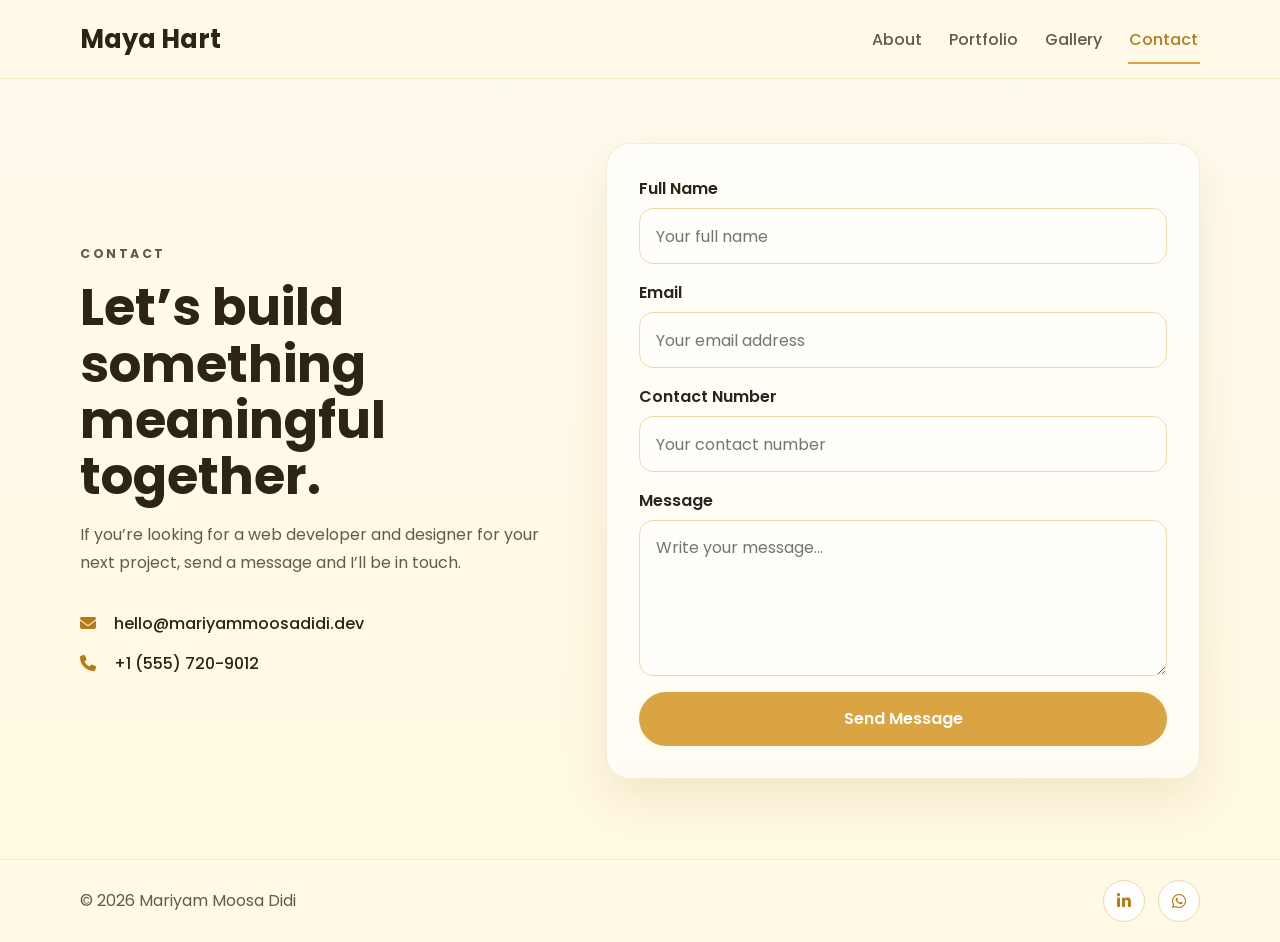
<file: contact.html>
<!DOCTYPE html>
<html lang="en">
  <head>
    <meta charset="UTF-8" />
    <meta name="viewport" content="width=device-width, initial-scale=1.0" />
    <title>Contact | Mariyam Moosa Didi</title>
    <link rel="preconnect" href="https://fonts.googleapis.com" />
    <link rel="preconnect" href="https://fonts.gstatic.com" crossorigin />
    <link
      href="https://fonts.googleapis.com/css2?family=Poppins:wght@300;400;500;600;700&display=swap"
      rel="stylesheet"
    />
    <link
      rel="stylesheet"
      href="https://cdnjs.cloudflare.com/ajax/libs/font-awesome/6.5.2/css/all.min.css"
      integrity="sha512-DTOQO9RWCH3ppGqcWaEA1BIZOC6xxalwUEQp2/EkOZdI0I9Oa9HkE4dZs7A9u1Kp0dH1xg=="
      crossorigin="anonymous"
      referrerpolicy="no-referrer"
    />
    <link rel="stylesheet" href="style.css" />
  </head>
  <body>
    <header class="site-header">
      <div class="container nav-wrap">
        <div class="brand">
          <a href="index.html">Maya Hart</a>
        </div>
        <nav class="main-nav" aria-label="Main navigation">
          <a href="index.html">About</a>
          <a href="portfolio.html">Portfolio</a>
          <a href="gallery.html">Gallery</a>
          <a class="active" href="contact.html">Contact</a>
        </nav>
      </div>
    </header>

    <main class="page-content">
      <section class="container contact-wrap">
        <div class="contact-copy">
          <p class="eyebrow">Contact</p>
          <h1>Let’s build something meaningful together.</h1>
          <p>
            If you’re looking for a web developer and designer for your next
            project, send a message and I’ll be in touch.
          </p>
          <div class="contact-details">
            <p><i class="fa-solid fa-envelope"></i> hello@mariyammoosadidi.dev</p>
            <p><i class="fa-solid fa-phone"></i> +1 (555) 720-9012</p>
          </div>
        </div>

        <div class="contact-form-panel">
          <form class="contact-form">
            <div class="form-group">
              <label for="full-name">Full Name</label>
              <input id="full-name" type="text" placeholder="Your full name" required />
            </div>

            <div class="form-group">
              <label for="email">Email</label>
              <input id="email" type="email" placeholder="Your email address" required />
            </div>

            <div class="form-group">
              <label for="phone">Contact Number</label>
              <input id="phone" type="tel" placeholder="Your contact number" required />
            </div>

            <div class="form-group">
              <label for="message">Message</label>
              <textarea id="message" rows="5" placeholder="Write your message..." required></textarea>
            </div>

            <button type="submit" class="btn primary full-width">Send Message</button>
            <p class="form-success">Thank you! Your message has been sent successfully.</p>
          </form>
        </div>
      </section>
    </main>

    <footer class="site-footer">
      <div class="container footer-wrap">
        <p>&copy; 2026 Mariyam Moosa Didi</p>
        <div class="social-links">
          <a href="https://www.linkedin.com" target="_blank" aria-label="LinkedIn">
            <i class="fab fa-linkedin-in"></i>
          </a>
          <a href="https://wa.me/1234567890" target="_blank" aria-label="WhatsApp">
            <i class="fab fa-whatsapp"></i>
          </a>
        </div>
      </div>
    </footer>

    <script src="script.js"></script>
  </body>
</html>
</file>
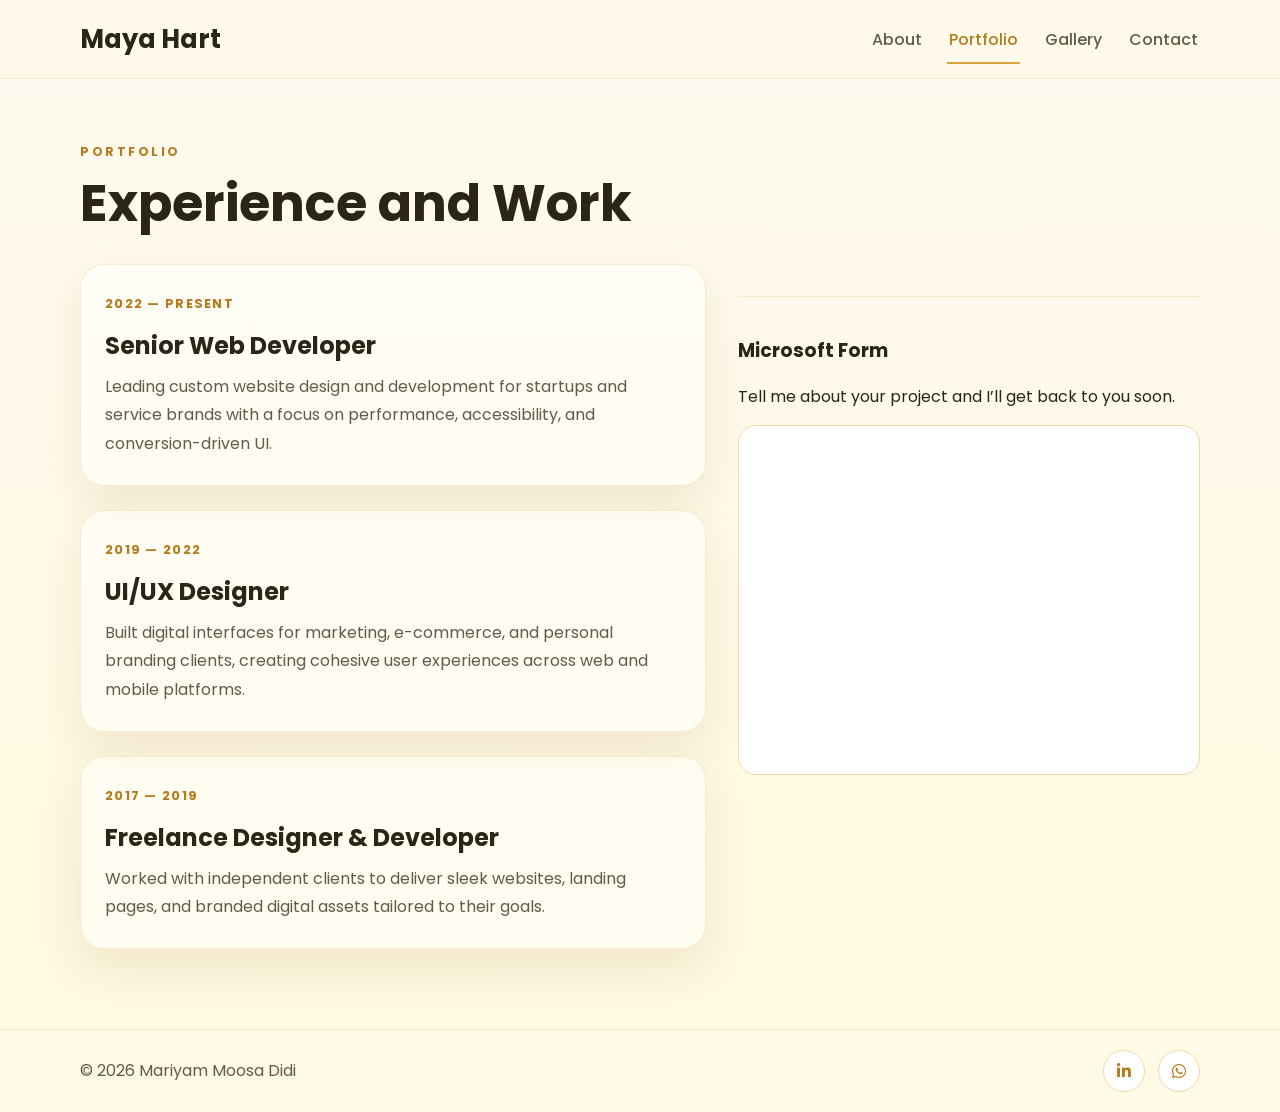
<file: portfolio.html>
<!DOCTYPE html>
<html lang="en">
  <head>
    <meta charset="UTF-8" />
    <meta name="viewport" content="width=device-width, initial-scale=1.0" />
    <title>Portfolio | Mariyam Moosa Didi</title>
    <link rel="preconnect" href="https://fonts.googleapis.com" />
    <link rel="preconnect" href="https://fonts.gstatic.com" crossorigin />
    <link
      href="https://fonts.googleapis.com/css2?family=Poppins:wght@300;400;500;600;700&display=swap"
      rel="stylesheet"
    />
    <link
      rel="stylesheet"
      href="https://cdnjs.cloudflare.com/ajax/libs/font-awesome/6.5.2/css/all.min.css"
      integrity="sha512-DTOQO9RWCH3ppGqcWaEA1BIZOC6xxalwUEQp2/EkOZdI0I9Oa9HkE4dZs7A9u1Kp0dH1xg=="
      crossorigin="anonymous"
      referrerpolicy="no-referrer"
    />
    <link rel="stylesheet" href="style.css" />
  </head>
  <body>
    <header class="site-header">
      <div class="container nav-wrap">
        <div class="brand">
          <a href="index.html">Maya Hart</a>
        </div>
        <nav class="main-nav" aria-label="Main navigation">
          <a href="index.html">About</a>
          <a class="active" href="portfolio.html">Portfolio</a>
          <a href="gallery.html">Gallery</a>
          <a href="contact.html">Contact</a>
        </nav>
      </div>
    </header>

    <main class="page-content">
      <section class="container section-heading">
        <p class="eyebrow">Portfolio</p>
        <h1>Experience and Work</h1>
      </section>

      <section class="container experience-layout">
        <div class="experience-section">
          <article class="experience-card">
            <span class="year">2022 — Present</span>
            <h3>Senior Web Developer</h3>
            <p>
              Leading custom website design and development for startups and
              service brands with a focus on performance, accessibility, and
              conversion-driven UI.
            </p>
          </article>

          <article class="experience-card">
            <span class="year">2019 — 2022</span>
            <h3>UI/UX Designer</h3>
            <p>
              Built digital interfaces for marketing, e-commerce, and personal
              branding clients, creating cohesive user experiences across web and
              mobile platforms.
            </p>
          </article>

          <article class="experience-card">
            <span class="year">2017 — 2019</span>
            <h3>Freelance Designer & Developer</h3>
            <p>
              Worked with independent clients to deliver sleek websites, landing
              pages, and branded digital assets tailored to their goals.
            </p>
          </article>
        </div>

          <div class="microsoft-form-block">
            <h3>Microsoft Form</h3>
            <p>Tell me about your project and I’ll get back to you soon.</p>
            <iframe
              src="https://forms.cloud.microsoft/Pages/ResponsePage.aspx?id=Y7ysJZrKFU-f1DQdxvLuAi505wH_TO5DpGMtnT-IA_BUQzBLWDMxSFlQVTZSM0hER0IyTEg3SlRKUC4u"
              title="Microsoft Form"
              loading="lazy"
              frameborder="0"
              marginwidth="0"
              marginheight="0"
              allowfullscreen
            >
            </iframe>
          </div>
      </section>
    </main>

    <footer class="site-footer">
      <div class="container footer-wrap">
        <p>&copy; 2026 Mariyam Moosa Didi</p>
        <div class="social-links">
          <a href="https://www.linkedin.com" target="_blank" aria-label="LinkedIn">
            <i class="fab fa-linkedin-in"></i>
          </a>
          <a href="https://wa.me/1234567890" target="_blank" aria-label="WhatsApp">
            <i class="fab fa-whatsapp"></i>
          </a>
        </div>
      </div>
    </footer>

    <script src="script.js"></script>
  </body>
</html>
</file>
<file: style.css>
:root {
  --bg: #fff9df;
  --bg-soft: #fffde9;
  --panel: #fffdf5;
  --panel-strong: #fef3b0;
  --text: #2b2517;
  --muted: #645a48;
  --primary: #d9a441;
  --primary-dark: #b57c1d;
  --accent: #f6dba4;
  --border: #eedaa8;
  --shadow: 0 18px 45px rgba(132, 97, 24, 0.12);
}

* {
  box-sizing: border-box;
}

html {
  scroll-behavior: smooth;
}

body {
  margin: 0;
  font-family: "Poppins", sans-serif;
  background: linear-gradient(180deg, #fffaf0 0%, var(--bg) 100%);
  color: var(--text);
}

img {
  max-width: 100%;
  display: block;
}

a {
  text-decoration: none;
  color: inherit;
}

button,
input,
textarea,
select {
  font: inherit;
}

.container {
  width: min(1120px, calc(100% - 40px));
  margin: 0 auto;
}

.site-header {
  background: rgba(255, 250, 233, 0.9);
  backdrop-filter: blur(8px);
  position: sticky;
  top: 0;
  z-index: 50;
  border-bottom: 1px solid rgba(217, 164, 65, 0.2);
}

.nav-wrap {
  display: flex;
  justify-content: space-between;
  align-items: center;
  min-height: 78px;
}

.brand a {
  font-size: 1.6rem;
  font-weight: 700;
  color: var(--text);
}

.main-nav {
  display: flex;
  gap: 1.5rem;
  align-items: center;
}

.main-nav a {
  position: relative;
  padding: 0.5rem 0.1rem;
  color: var(--muted);
  font-weight: 500;
  transition: color 0.2s ease;
}

.main-nav a:hover,
.main-nav a.active {
  color: var(--primary-dark);
}

.main-nav a::after {
  content: "";
  position: absolute;
  left: 0;
  bottom: -4px;
  width: 100%;
  height: 2px;
  background: var(--primary);
  transform: scaleX(0);
  transition: transform 0.2s ease;
  transform-origin: center;
}

.main-nav a:hover::after,
.main-nav a.active::after {
  transform: scaleX(1);
}

.page-content {
  padding: 4rem 0 5rem;
}

.hero {
  display: grid;
  grid-template-columns: 1.1fr 0.9fr;
  align-items: center;
  gap: 3rem;
  min-height: 75vh;
}

.eyebrow {
  margin: 0 0 0.9rem;
  font-size: 0.78rem;
  font-weight: 700;
  letter-spacing: 0.16rem;
  text-transform: uppercase;
  color: var(--primary-dark);
}

.hero-text h1,
.section-heading h1,
.contact-copy h1 {
  margin: 0 0 1rem;
  font-size: clamp(2.1rem, 4vw, 4rem);
  line-height: 1.1;
}

.hero-text p {
  font-size: 1.05rem;
  line-height: 1.8;
  color: var(--muted);
  max-width: 620px;
}

.hero-actions {
  display: flex;
  flex-wrap: wrap;
  gap: 1rem;
  margin-top: 2rem;
}

.btn {
  display: inline-flex;
  align-items: center;
  justify-content: center;
  border: none;
  cursor: pointer;
  padding: 0.9rem 1.5rem;
  border-radius: 999px;
  font-weight: 600;
  transition: transform 0.2s ease, box-shadow 0.2s ease;
}

.btn:hover {
  transform: translateY(-2px);
  box-shadow: var(--shadow);
}

.btn.primary {
  background: var(--primary);
  color: #fff;
}

.btn.secondary {
  background: transparent;
  border: 1px solid var(--primary);
  color: var(--primary-dark);
}

.full-width {
  width: 100%;
}

.quick-stats {
  list-style: none;
  display: flex;
  flex-wrap: wrap;
  gap: 1.75rem;
  margin: 2.2rem 0 0;
  padding: 0;
}

.quick-stats li {
  display: flex;
  flex-direction: column;
  font-size: 0.96rem;
  color: var(--muted);
}

.quick-stats strong {
  font-size: 1.7rem;
  color: var(--text);
}

.hero-image img {
  width: 100%;
  height: 640px;
  object-fit: cover;
  border-radius: 30px;
  box-shadow: var(--shadow);
}

.intro-grid {
  display: grid;
  grid-template-columns: 1.4fr 1fr;
  gap: 2rem;
  margin-top: 1rem;
}

.info-card {
  background: rgba(255, 255, 255, 0.5);
  border: 1px solid rgba(217, 164, 65, 0.2);
  border-radius: 24px;
  padding: 2rem;
  box-shadow: var(--shadow);
}

.info-card h2,
.info-card h3 {
  margin-top: 0;
  font-size: 1.7rem;
}

.info-card p,
.info-card li {
  color: var(--muted);
  line-height: 1.8;
}

.highlight {
  background: linear-gradient(180deg, #fffef6 0%, #fef5d8 100%);
}

.info-card ul {
  margin: 0;
  padding-left: 1.2rem;
}

.section-heading {
  margin-bottom: 2rem;
}

.experience-layout {
  display: grid;
  grid-template-columns: 1.15fr 0.85fr;
  gap: 2rem;
}

.experience-section {
  display: grid;
  gap: 1.5rem;
}

.experience-card {
  background: rgba(255, 255, 255, 0.5);
  border: 1px solid rgba(217, 164, 65, 0.2);
  border-radius: 24px;
  padding: 1.6rem 1.5rem;
  box-shadow: var(--shadow);
}

.year {
  color: var(--primary-dark);
  font-weight: 700;
  font-size: 0.8rem;
  text-transform: uppercase;
  letter-spacing: 0.08rem;
}

.experience-card h3 {
  margin: 0.8rem 0 0.6rem;
  font-size: 1.5rem;
}

.experience-card p {
  margin: 0;
  color: var(--muted);
  line-height: 1.8;
}

.service-panel {
  background: rgba(255, 255, 255, 0.6);
  border: 1px solid rgba(217, 164, 65, 0.2);
  border-radius: 24px;
  padding: 1.6rem;
  box-shadow: var(--shadow);
}

.service-panel h2,
.service-panel h3 {
  margin-top: 0;
}

.service-panel p {
  color: var(--muted);
  line-height: 1.7;
}

form {
  display: flex;
  flex-direction: column;
  gap: 1rem;
}

.form-group {
  display: flex;
  flex-direction: column;
  gap: 0.45rem;
}

label {
  font-weight: 600;
  color: var(--text);
}

input,
textarea,
select {
  width: 100%;
  padding: 0.9rem 1rem;
  border: 1px solid var(--border);
  border-radius: 14px;
  background: #fffdf9;
  color: var(--text);
  transition: border-color 0.2s ease, box-shadow 0.2s ease;
}

input:focus,
textarea:focus,
select:focus {
  outline: none;
  border-color: var(--primary);
  box-shadow: 0 0 0 3px rgba(217, 164, 65, 0.15);
}

textarea {
  resize: vertical;
  min-height: 120px;
}

.form-success {
  display: none;
  margin: 0.5rem 0 0;
  font-size: 0.95rem;
  font-weight: 600;
  color: #267b46;
  background: rgba(89, 191, 122, 0.12);
  border: 1px solid rgba(38, 123, 70, 0.15);
  border-radius: 10px;
  padding: 0.7rem 0.9rem;
}

.form-success.show {
  display: block;
}

.microsoft-form-block {
  margin-top: 2rem;
  padding-top: 1.3rem;
  border-top: 1px solid rgba(217, 164, 65, 0.2);
}

.microsoft-form-block iframe {
  width: 100%;
  min-height: 350px;
  border: 1px solid var(--border);
  border-radius: 18px;
  background: #fff;
}

.gallery-grid {
  display: grid;
  grid-template-columns: repeat(4, minmax(180px, 1fr));
  gap: 1rem;
}

.gallery-item {
  overflow: hidden;
  border-radius: 18px;
  box-shadow: var(--shadow);
  min-height: 240px;
}

.gallery-item img {
  width: 100%;
  height: 100%;
  object-fit: cover;
  transition: transform 0.3s ease;
}

.gallery-item:hover img {
  transform: scale(1.06);
}

.gallery-item.tall {
  grid-row: span 2;
}

.gallery-item.wide {
  grid-column: span 2;
}

.contact-wrap {
  display: grid;
  grid-template-columns: 0.9fr 1.1fr;
  gap: 2.5rem;
  align-items: center;
}

.contact-copy {
  padding-right: 1rem;
}

.contact-copy p {
  color: var(--muted);
  line-height: 1.8;
}

.contact-details {
  margin-top: 2rem;
  display: flex;
  flex-direction: column;
  gap: 0.7rem;
}

.contact-details p {
  margin: 0;
  font-weight: 500;
  color: var(--text);
}

.contact-details i {
  color: var(--primary-dark);
  margin-right: 0.85rem;
}

.contact-form-panel {
  background: rgba(255, 255, 255, 0.6);
  border: 1px solid rgba(217, 164, 65, 0.2);
  border-radius: 24px;
  padding: 2rem;
  box-shadow: var(--shadow);
}

.site-footer {
  border-top: 1px solid rgba(217, 164, 65, 0.2);
  background: rgba(255, 250, 232, 0.8);
  padding: 1.25rem 0;
}

.footer-wrap {
  display: flex;
  align-items: center;
  justify-content: space-between;
  gap: 1rem;
}

.footer-wrap p {
  margin: 0;
  color: var(--muted);
}

.social-links {
  display: flex;
  align-items: center;
  gap: 0.8rem;
}

.social-links a {
  display: inline-flex;
  align-items: center;
  justify-content: center;
  width: 42px;
  height: 42px;
  border-radius: 50%;
  border: 1px solid var(--border);
  background: white;
  color: var(--primary-dark);
  transition: transform 0.2s ease, background-color 0.2s ease;
}

.social-links a:hover {
  background: var(--panel-strong);
  transform: translateY(-2px);
}

@media (max-width: 900px) {
  .hero,
  .intro-grid,
  .experience-layout,
  .contact-wrap {
    grid-template-columns: 1fr;
  }

  .hero-image img {
    height: 460px;
  }

  .gallery-grid {
    grid-template-columns: repeat(2, minmax(180px, 1fr));
  }

  .gallery-item.wide {
    grid-column: span 2;
  }
}

@media (max-width: 640px) {
  .nav-wrap {
    flex-direction: column;
    justify-content: center;
    gap: 0.7rem;
    padding: 1rem 0;
  }

  .main-nav {
    flex-wrap: wrap;
    justify-content: center;
  }

  .quick-stats {
    flex-direction: column;
    gap: 0.9rem;
  }

  .gallery-grid {
    grid-template-columns: 1fr;
  }

  .gallery-item.wide {
    grid-column: auto;
  }

  .footer-wrap {
    flex-direction: column;
    text-align: center;
  }
}
</file>
